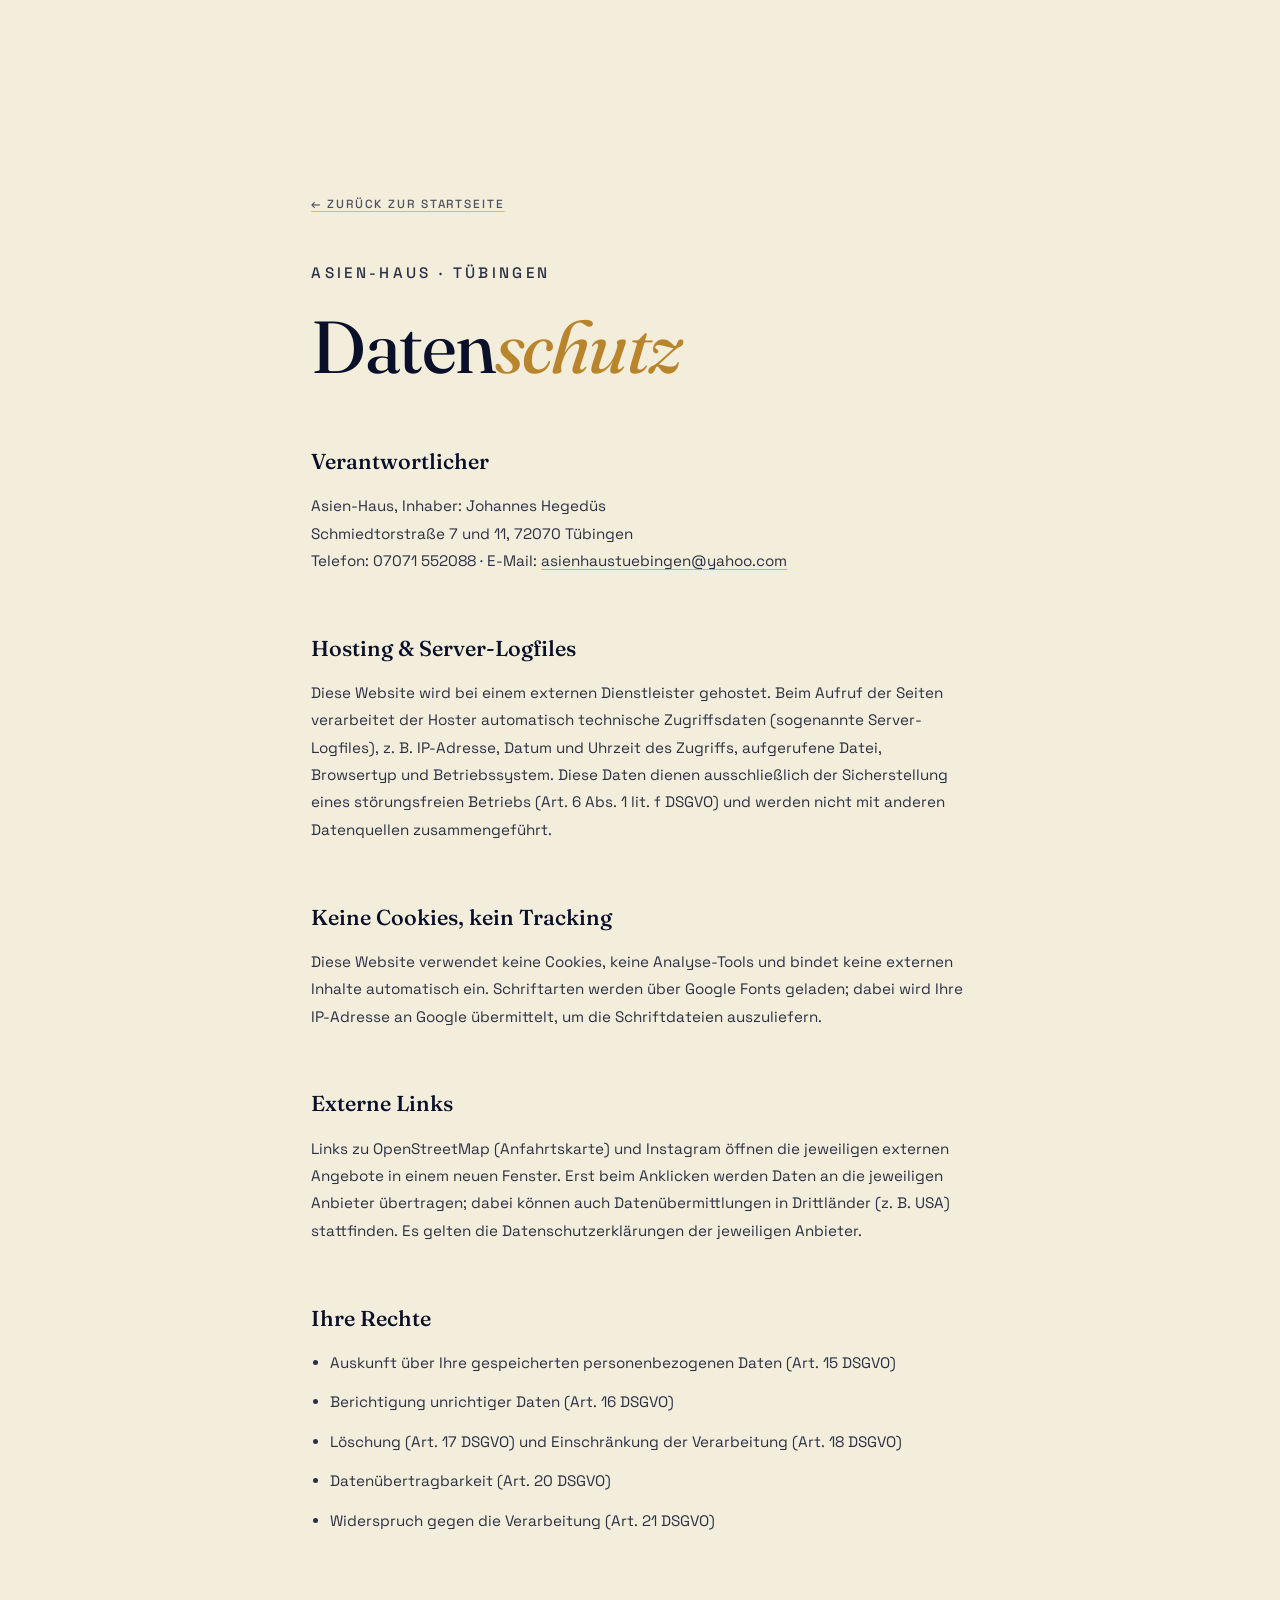
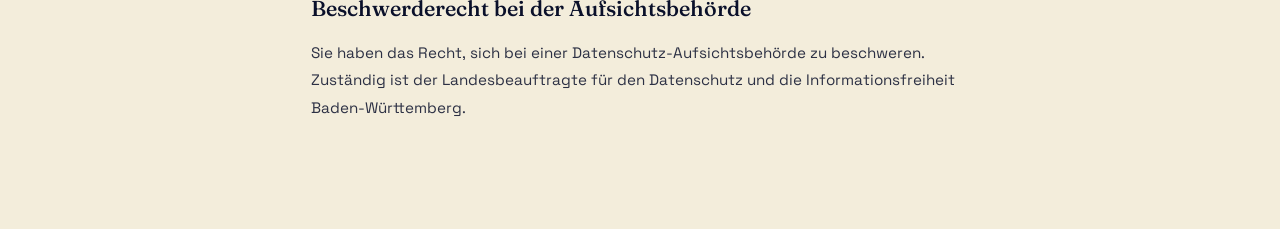
<file: datenschutz.html>
<!DOCTYPE html>
<html lang="de">
<head>
  <meta charset="UTF-8">
  <meta name="viewport" content="width=device-width, initial-scale=1.0">
  <title>Datenschutz — Asien-Haus Tübingen</title>
  <meta name="robots" content="noindex">
  <meta name="theme-color" content="#F3EDDB">
  <link rel="icon" href="data:image/svg+xml,%3Csvg xmlns='http://www.w3.org/2000/svg' viewBox='0 0 64 64'%3E%3Crect width='64' height='64' rx='12' fill='%230A102A'/%3E%3Ctext x='32' y='44' font-family='Georgia,serif' font-size='34' font-weight='bold' fill='%23D9A441' text-anchor='middle'%3EA%3C/text%3E%3C/svg%3E">
  <link rel="preconnect" href="https://fonts.googleapis.com">
  <link rel="preconnect" href="https://fonts.gstatic.com" crossorigin>
  <link href="https://fonts.googleapis.com/css2?family=Fraunces:ital,opsz,wght@0,9..144,300..900;1,9..144,300..900&family=Space+Grotesk:wght@300..700&display=swap" rel="stylesheet">
  <link rel="stylesheet" href="css/style.css?v=3">
</head>
<body class="legal-page">
  <main class="legal">
    <a class="legal-back" href="index.html">← Zurück zur Startseite</a>
    <p class="label">Asien-Haus · Tübingen</p>
    <h1>Daten<em>schutz</em></h1>

    <h2>Verantwortlicher</h2>
    <p>
      Asien-Haus, Inhaber: Johannes Hegedüs<br>
      Schmiedtorstraße 7 und 11, 72070 Tübingen<br>
      Telefon: 07071 552088 · E-Mail:
      <a href="mailto:asienhaustuebingen@yahoo.com">asienhaustuebingen@yahoo.com</a>
    </p>

    <h2>Hosting &amp; Server-Logfiles</h2>
    <p>
      Diese Website wird bei einem externen Dienstleister gehostet. Beim Aufruf
      der Seiten verarbeitet der Hoster automatisch technische Zugriffsdaten
      (sogenannte Server-Logfiles), z.&nbsp;B. IP-Adresse, Datum und Uhrzeit des
      Zugriffs, aufgerufene Datei, Browsertyp und Betriebssystem. Diese Daten
      dienen ausschließlich der Sicherstellung eines störungsfreien Betriebs
      (Art.&nbsp;6 Abs.&nbsp;1 lit.&nbsp;f DSGVO) und werden nicht mit anderen
      Datenquellen zusammengeführt.
    </p>

    <h2>Keine Cookies, kein Tracking</h2>
    <p>
      Diese Website verwendet keine Cookies, keine Analyse-Tools und bindet
      keine externen Inhalte automatisch ein. Schriftarten werden über Google
      Fonts geladen; dabei wird Ihre IP-Adresse an Google übermittelt, um die
      Schriftdateien auszuliefern.
    </p>

    <h2>Externe Links</h2>
    <p>
      Links zu OpenStreetMap (Anfahrtskarte) und Instagram öffnen die
      jeweiligen externen Angebote in einem neuen Fenster. Erst beim Anklicken
      werden Daten an die jeweiligen Anbieter übertragen; dabei können auch
      Datenübermittlungen in Drittländer (z.&nbsp;B. USA) stattfinden. Es
      gelten die Datenschutzerklärungen der jeweiligen Anbieter.
    </p>

    <h2>Ihre Rechte</h2>
    <ul>
      <li>Auskunft über Ihre gespeicherten personenbezogenen Daten (Art.&nbsp;15 DSGVO)</li>
      <li>Berichtigung unrichtiger Daten (Art.&nbsp;16 DSGVO)</li>
      <li>Löschung (Art.&nbsp;17 DSGVO) und Einschränkung der Verarbeitung (Art.&nbsp;18 DSGVO)</li>
      <li>Datenübertragbarkeit (Art.&nbsp;20 DSGVO)</li>
      <li>Widerspruch gegen die Verarbeitung (Art.&nbsp;21 DSGVO)</li>
    </ul>

    <h2>Beschwerderecht bei der Aufsichtsbehörde</h2>
    <p>
      Sie haben das Recht, sich bei einer Datenschutz-Aufsichtsbehörde zu
      beschweren. Zuständig ist der Landesbeauftragte für den Datenschutz und
      die Informationsfreiheit Baden-Württemberg.
    </p>
  </main>
</body>
</html>
</file>
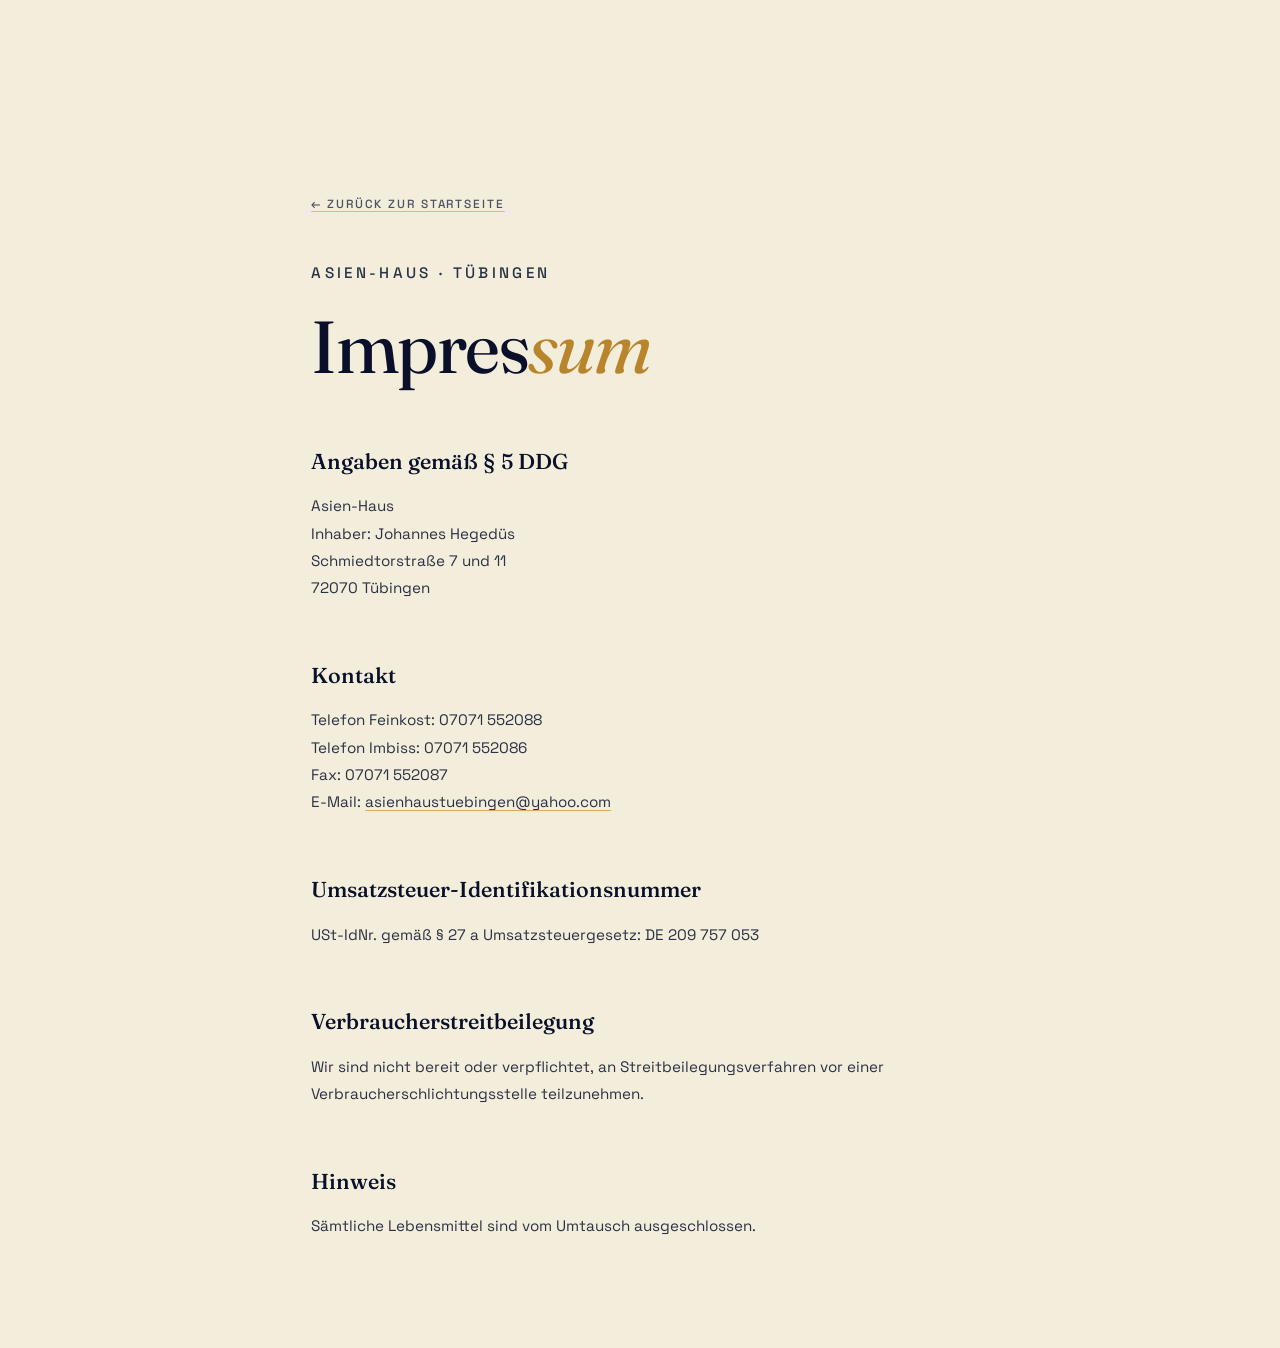
<file: impressum.html>
<!DOCTYPE html>
<html lang="de">
<head>
  <meta charset="UTF-8">
  <meta name="viewport" content="width=device-width, initial-scale=1.0">
  <title>Impressum — Asien-Haus Tübingen</title>
  <meta name="robots" content="noindex">
  <meta name="theme-color" content="#F3EDDB">
  <link rel="icon" href="data:image/svg+xml,%3Csvg xmlns='http://www.w3.org/2000/svg' viewBox='0 0 64 64'%3E%3Crect width='64' height='64' rx='12' fill='%230A102A'/%3E%3Ctext x='32' y='44' font-family='Georgia,serif' font-size='34' font-weight='bold' fill='%23D9A441' text-anchor='middle'%3EA%3C/text%3E%3C/svg%3E">
  <link rel="preconnect" href="https://fonts.googleapis.com">
  <link rel="preconnect" href="https://fonts.gstatic.com" crossorigin>
  <link href="https://fonts.googleapis.com/css2?family=Fraunces:ital,opsz,wght@0,9..144,300..900;1,9..144,300..900&family=Space+Grotesk:wght@300..700&display=swap" rel="stylesheet">
  <link rel="stylesheet" href="css/style.css?v=3">
</head>
<body class="legal-page">
  <main class="legal">
    <a class="legal-back" href="index.html">← Zurück zur Startseite</a>
    <p class="label">Asien-Haus · Tübingen</p>
    <h1>Impres<em>sum</em></h1>

    <h2>Angaben gemäß § 5 DDG</h2>
    <p>
      Asien-Haus<br>
      Inhaber: Johannes Hegedüs<br>
      Schmiedtorstraße 7 und 11<br>
      72070 Tübingen
    </p>

    <h2>Kontakt</h2>
    <p>
      Telefon Feinkost: 07071 552088<br>
      Telefon Imbiss: 07071 552086<br>
      Fax: 07071 552087<br>
      E-Mail: <a href="mailto:asienhaustuebingen@yahoo.com">asienhaustuebingen@yahoo.com</a>
    </p>

    <h2>Umsatzsteuer-Identifikationsnummer</h2>
    <p>USt-IdNr. gemäß § 27 a Umsatzsteuergesetz: DE&nbsp;209&nbsp;757&nbsp;053</p>

    <h2>Verbraucherstreitbeilegung</h2>
    <p>
      Wir sind nicht bereit oder verpflichtet, an Streitbeilegungsverfahren vor
      einer Verbraucherschlichtungsstelle teilzunehmen.
    </p>

    <h2>Hinweis</h2>
    <p>Sämtliche Lebensmittel sind vom Umtausch ausgeschlossen.</p>
  </main>
</body>
</html>
</file>
<file: css/style.css>
/* ============================================================
   ASIEN-HAUS · TÜBINGEN
   "Royal Thai Night" — midnight indigo / champagne ivory / gold
   ============================================================ */

/* ---------- Tokens ---------- */
:root {
  --ink: #0a102a;
  --ink-2: #0f1735;
  --ink-3: #060a1d;
  --paper: #f3eddb;
  --paper-2: #eae1c6;
  --accent: #d9a441;
  --accent-deep: #b9852c;
  --accent-2: #8fa9e0;

  --font-display: "Fraunces", "Georgia", serif;
  --font-sans: "Space Grotesk", "Helvetica Neue", sans-serif;
  --font-thai: "Noto Serif Thai", serif;

  --pad: clamp(1.25rem, 4vw, 4.5rem);
  --section: clamp(7rem, 13vw, 13rem);
  --ease: cubic-bezier(0.65, 0.05, 0, 1);

  --hairline: color-mix(in srgb, currentColor 18%, transparent);
  --hairline-soft: color-mix(in srgb, currentColor 10%, transparent);
}

/* ---------- Reset ---------- */
*, *::before, *::after { box-sizing: border-box; margin: 0; padding: 0; }

html {
  scrollbar-width: thin;
  scrollbar-color: color-mix(in srgb, var(--paper) 25%, var(--ink)) var(--ink);
}

html.lenis, html.lenis body { height: auto; }
.lenis.lenis-smooth { scroll-behavior: auto !important; }

body {
  font-family: var(--font-sans);
  font-weight: 400;
  background: var(--ink);
  color: var(--paper);
  -webkit-font-smoothing: antialiased;
  text-rendering: optimizeLegibility;
  overflow-x: clip;
  min-height: 100svh;
}

img, svg { display: block; max-width: 100%; }
a { color: inherit; text-decoration: none; }
ul, ol { list-style: none; }
button { font: inherit; color: inherit; background: none; border: 0; cursor: pointer; }
em { font-style: italic; }
sup { font-size: 0.55em; }

::selection { background: var(--accent); color: var(--paper); }

:focus-visible {
  outline: 2px solid var(--accent);
  outline-offset: 4px;
  border-radius: 2px;
}

.skip-link {
  position: fixed;
  top: -100px;
  left: 1rem;
  z-index: 10001;
  padding: 0.8em 1.2em;
  background: var(--accent);
  color: var(--paper);
  font-size: 0.8rem;
  transition: top 0.2s;
}
.skip-link:focus { top: 1rem; }

.container {
  width: 100%;
  max-width: 1760px;
  margin-inline: auto;
  padding-inline: var(--pad);
}

.section { padding-block: var(--section); position: relative; }

/* keeps number+unit pairs on one line even after SplitText word-splitting */
.nowrap { white-space: nowrap; }

/* ---------- Micro label ---------- */
.label {
  font-size: 0.72rem;
  font-weight: 500;
  letter-spacing: 0.22em;
  text-transform: uppercase;
  opacity: 0.62;
  margin-bottom: clamp(2rem, 4vw, 3.5rem);
}
.label .thai { font-family: var(--font-thai); letter-spacing: 0.05em; }

/* ---------- Grain ---------- */
.grain {
  position: fixed;
  inset: 0;
  z-index: 9990;
  pointer-events: none;
  opacity: 0.055;
  background-image: url("data:image/svg+xml,%3Csvg xmlns='http://www.w3.org/2000/svg' width='180' height='180'%3E%3Cfilter id='n'%3E%3CfeTurbulence type='fractalNoise' baseFrequency='0.9' numOctaves='2' stitchTiles='stitch'/%3E%3C/filter%3E%3Crect width='180' height='180' filter='url(%23n)'/%3E%3C/svg%3E");
}

/* ---------- Preloader ---------- */
.loader {
  position: fixed;
  inset: 0;
  z-index: 10000;
  background: var(--ink-3);
  color: var(--paper);
  display: flex;
  align-items: flex-end;
}
.loader__inner {
  width: 100%;
  display: flex;
  align-items: flex-end;
  justify-content: space-between;
  padding: var(--pad);
}
.loader__word {
  font-family: var(--font-display);
  font-size: clamp(1.4rem, 3vw, 2.2rem);
  font-weight: 500;
  letter-spacing: 0.01em;
}
.loader__word em { color: var(--accent); font-style: normal; }
.loader__count {
  font-family: var(--font-display);
  font-variant-numeric: tabular-nums;
  font-size: clamp(4rem, 12vw, 10rem);
  font-weight: 320;
  line-height: 0.8;
}

/* ---------- Cursor ---------- */
.cursor { display: none; }
@media (hover: hover) and (pointer: fine) {
  .cursor {
    display: block;
    position: fixed;
    top: 0; left: 0;
    z-index: 9995;
    pointer-events: none;
  }
  .cursor__dot {
    position: absolute;
    width: 6px; height: 6px;
    margin: -3px 0 0 -3px;
    border-radius: 50%;
    background: var(--accent);
  }
  .cursor__ring {
    position: absolute;
    width: 34px; height: 34px;
    margin: -17px 0 0 -17px;
    border-radius: 50%;
    border: 1px solid var(--accent);
    opacity: 0.55;
    transition: transform 0.35s var(--ease), opacity 0.35s;
  }
  .cursor { transition: opacity 0.3s; }
  .cursor.is-active .cursor__ring { transform: scale(1.7); opacity: 0.9; }
  .cursor.is-hidden { opacity: 0; }
}

/* ---------- Navigation ---------- */
.nav {
  position: fixed;
  top: 0; left: 0; right: 0;
  z-index: 950;
  display: flex;
  align-items: center;
  justify-content: space-between;
  gap: 2rem;
  padding: clamp(1.1rem, 2.4vw, 1.7rem) var(--pad);
  color: var(--paper);
  transition: color 0.45s var(--ease);
}
.nav.theme-dark { color: var(--ink); }
.nav.is-menu, .nav.is-menu.theme-dark { color: var(--paper); }

.nav::before {
  content: "";
  position: absolute;
  inset: 0;
  z-index: -1;
  background: color-mix(in srgb, var(--ink) 72%, transparent);
  -webkit-backdrop-filter: blur(14px);
  backdrop-filter: blur(14px);
  opacity: 0;
  transition: opacity 0.4s, background 0.45s var(--ease);
}
.nav.is-scrolled::before { opacity: 1; }
.nav.theme-dark::before { background: color-mix(in srgb, var(--paper) 72%, transparent); }
.nav.is-menu::before { opacity: 0; }

.nav__brand {
  font-family: var(--font-display);
  font-weight: 560;
  font-size: 1.12rem;
  letter-spacing: 0.01em;
  display: flex;
  align-items: baseline;
  gap: 0.7em;
  white-space: nowrap;
}
.nav__dash { color: var(--accent); }
.nav__sub {
  font-family: var(--font-sans);
  font-size: 0.62rem;
  font-weight: 500;
  letter-spacing: 0.18em;
  text-transform: uppercase;
  opacity: 0.55;
}

.nav__links {
  display: flex;
  gap: clamp(1.4rem, 2.6vw, 2.8rem);
  font-size: 0.78rem;
  font-weight: 500;
  letter-spacing: 0.12em;
  text-transform: uppercase;
}
.nav__links a { position: relative; padding-block: 0.3em; opacity: 0.85; transition: opacity 0.3s; }
.nav__links a sup { margin-right: 0.5em; color: var(--accent); font-weight: 600; }
.nav__links a::after {
  content: "";
  position: absolute;
  left: 0; bottom: 0;
  width: 100%; height: 1px;
  background: currentColor;
  transform: scaleX(0);
  transform-origin: right;
  transition: transform 0.45s var(--ease);
}
.nav__links a:hover { opacity: 1; }
.nav__links a:hover::after { transform: scaleX(1); transform-origin: left; }

.nav__burger {
  display: none;
  position: relative;
  width: 44px; height: 44px;
  margin-right: -8px;
}
.nav__burger span {
  position: absolute;
  left: 8px; right: 8px;
  height: 1.6px;
  background: currentColor;
  transition: transform 0.4s var(--ease), top 0.4s var(--ease);
}
.nav__burger span:nth-child(1) { top: 17px; }
.nav__burger span:nth-child(2) { top: 26px; }
.nav__burger.is-open span:nth-child(1) { top: 21px; transform: rotate(45deg); }
.nav__burger.is-open span:nth-child(2) { top: 21px; transform: rotate(-45deg); }

/* ---------- Buttons ---------- */
.btn {
  position: relative;
  display: inline-flex;
  align-items: center;
  justify-content: center;
  padding: 1em 1.7em;
  border: 1px solid currentColor;
  border-radius: 99px;
  font-size: 0.74rem;
  font-weight: 500;
  letter-spacing: 0.14em;
  text-transform: uppercase;
  overflow: hidden;
  transition: color 0.4s var(--ease), border-color 0.4s var(--ease);
}
.btn .btn__label { position: relative; z-index: 1; transition: color 0.4s var(--ease); }
.btn::before {
  content: "";
  position: absolute;
  inset: -1px;
  border-radius: inherit;
  background: currentColor;
  transform: translateY(101%);
  transition: transform 0.5s var(--ease);
}
.btn:hover::before { transform: translateY(0); }
.btn:hover .btn__label { color: var(--ink); }
.imbiss .btn:hover .btn__label { color: var(--accent); }
.imbiss .btn--ink:hover .btn__label { color: var(--ink); }
.btn--solid { background: var(--ink); border-color: var(--ink); color: var(--paper); }
.btn--solid::before { background: var(--accent); }
.btn--solid:hover .btn__label { color: var(--paper); }
.btn--ink { background: var(--ink); border-color: var(--ink); color: var(--paper); }
.btn--ink::before { background: var(--paper); }
.btn--ink:hover .btn__label { color: var(--ink); }
.btn--paper:hover .btn__label { color: var(--ink); }

/* ---------- Mobile menu ---------- */
.menu {
  position: fixed;
  inset: 0;
  z-index: 900;
  background: var(--ink-3);
  color: var(--paper);
  display: flex;
  flex-direction: column;
  justify-content: flex-end;
  padding: calc(var(--pad) + 4rem) var(--pad) var(--pad);
  visibility: hidden;
  clip-path: inset(0 0 100% 0);
}
.menu__links { display: flex; flex-direction: column; }
.menu__links a {
  display: flex;
  align-items: baseline;
  gap: 1rem;
  padding-block: 0.55em;
  border-bottom: 1px solid var(--hairline-soft);
  font-family: var(--font-display);
  font-size: clamp(2.6rem, 11vw, 4.6rem);
  font-weight: 460;
  line-height: 1.1;
}
.menu__links a sup { font-size: 0.3em; color: var(--accent); font-family: var(--font-sans); letter-spacing: 0.1em; }
.menu__foot {
  margin-top: 3rem;
  display: flex;
  flex-wrap: wrap;
  justify-content: space-between;
  gap: 1.5rem;
  font-size: 0.82rem;
  line-height: 1.7;
  opacity: 0.75;
}
.menu__tels { display: flex; flex-direction: column; gap: 0.3em; text-align: right; }

/* ============================================================
   HERO
   ============================================================ */
.hero {
  position: relative;
  min-height: 100svh;
  display: flex;
  background: var(--ink);
  color: var(--paper);
  overflow: clip;
}
.hero__canvas {
  position: absolute;
  inset: 0;
  width: 100%;
  height: 100%;
  z-index: 0;
  opacity: 0;
  transition: opacity 1.6s ease 0.3s;
}
.hero__canvas.is-on { opacity: 1; }
.hero__veil {
  position: absolute;
  inset: 0;
  z-index: 1;
  background:
    radial-gradient(ellipse 90% 60% at 70% 30%, transparent 40%, var(--ink) 100%),
    linear-gradient(to top, var(--ink) 0%, transparent 22%);
  pointer-events: none;
}
.hero--fallback .hero__canvas { display: none; }
.hero--fallback {
  background:
    radial-gradient(ellipse 60% 45% at 68% 38%, rgba(217, 164, 65, 0.2), transparent 70%),
    radial-gradient(ellipse 40% 35% at 30% 70%, rgba(63, 94, 178, 0.16), transparent 70%),
    var(--ink);
}

.hero__inner {
  position: relative;
  z-index: 2;
  flex: 1;
  display: flex;
  flex-direction: column;
  justify-content: flex-end;
  padding: calc(var(--pad) + 5rem) var(--pad) var(--pad);
  max-width: 1760px;
  margin-inline: auto;
  width: 100%;
}

.hero__kicker {
  display: flex;
  align-items: center;
  gap: 1em;
  font-size: 0.72rem;
  font-weight: 500;
  letter-spacing: 0.24em;
  text-transform: uppercase;
  opacity: 0.7;
  margin-bottom: clamp(1.5rem, 3.5vh, 3rem);
}
.hero__kicker-dot { color: var(--accent); }

.hero__title {
  font-family: var(--font-display);
  font-weight: 480;
  font-size: clamp(4.6rem, 17.5vw, 17.5rem);
  line-height: 0.84;
  letter-spacing: -0.025em;
  text-transform: uppercase;
  margin-bottom: clamp(2.5rem, 6vh, 5rem);
}
.hero__line { display: block; overflow: hidden; }
.hero__line-inner { display: inline-block; will-change: transform; }
.hero__line--outline { margin-left: clamp(2rem, 12vw, 14rem); }
@supports ((-webkit-text-stroke: 1px black) or (text-stroke: 1px black)) {
  .hero__line--outline .hero__line-inner {
    color: transparent;
    -webkit-text-stroke: clamp(1px, 0.16vw, 2.5px) var(--paper);
  }
}

.hero__seal {
  position: absolute;
  z-index: 3;
  right: clamp(1rem, 14vw, 16rem);
  bottom: clamp(11rem, 34vh, 22rem);
  width: clamp(58px, 7.5vw, 104px);
  color: var(--accent);
  transform: rotate(-6deg);
  filter: drop-shadow(0 4px 24px rgba(217, 164, 65, 0.38));
}
.hero__seal-glyph {
  font-family: var(--font-thai);
  font-size: 23px;
  fill: currentColor;
  text-anchor: middle;
}

.hero__foot {
  display: flex;
  align-items: flex-end;
  justify-content: space-between;
  gap: 2rem;
  padding-top: 1.6rem;
  border-top: 1px solid var(--hairline-soft);
}
.hero__tagline {
  font-size: clamp(0.92rem, 1.3vw, 1.12rem);
  line-height: 1.55;
  opacity: 0.85;
  max-width: 34ch;
}
.hero__since {
  font-family: var(--font-display);
  font-size: clamp(1.1rem, 1.8vw, 1.6rem);
  font-weight: 420;
}
.hero__since em { color: var(--accent); margin-right: 0.25em; }
.hero__scroll {
  display: flex;
  flex-direction: column;
  align-items: center;
  gap: 0.7rem;
  font-size: 0.62rem;
  letter-spacing: 0.3em;
  text-transform: uppercase;
  opacity: 0.6;
}
.hero__scroll svg { width: 11px; height: 40px; }

.hero__vertical {
  position: absolute;
  z-index: 2;
  top: 50%;
  right: calc(var(--pad) * 0.5);
  transform: translateY(-50%);
  writing-mode: vertical-rl;
  font-family: var(--font-thai);
  font-size: 0.98rem;
  letter-spacing: 0.3em;
  opacity: 0.4;
}

/* ============================================================
   MARQUEE
   ============================================================ */
.marquee {
  position: relative;
  z-index: 3;
  background: var(--accent);
  color: var(--ink);
  overflow: clip;
  padding-block: clamp(0.9rem, 1.6vw, 1.4rem);
  border-block: 1px solid var(--ink);
}
.marquee__track { display: flex; width: max-content; will-change: transform; }
.marquee__group {
  display: flex;
  align-items: center;
  gap: clamp(1.6rem, 3vw, 3rem);
  padding-right: clamp(1.6rem, 3vw, 3rem);
}
.marquee__group span {
  font-family: var(--font-display);
  font-size: clamp(1.05rem, 1.9vw, 1.7rem);
  font-weight: 480;
  white-space: nowrap;
}
.marquee__group i { font-style: normal; font-size: 0.8em; opacity: 0.85; }
.marquee__group .thai { font-family: var(--font-thai); }

/* ============================================================
   01 · ABOUT (paper)
   ============================================================ */
.about {
  background: var(--paper);
  color: var(--ink);
}
.about__statement {
  font-family: var(--font-display);
  font-weight: 440;
  font-size: clamp(2.5rem, 6.6vw, 7rem);
  line-height: 1.02;
  letter-spacing: -0.02em;
  max-width: 18ch;
}
/* gold on ivory needs the deeper shade to stay readable */
.about__statement em { color: var(--accent-deep); }

.about__row {
  display: flex;
  justify-content: space-between;
  align-items: flex-end;
  gap: 3rem;
  margin-top: clamp(2.5rem, 5vw, 4.5rem);
}
.about__body {
  font-size: clamp(1rem, 1.35vw, 1.25rem);
  line-height: 1.7;
  max-width: 52ch;
  opacity: 0.85;
}
.about__glyph {
  font-family: var(--font-thai);
  font-size: clamp(5.5rem, 13vw, 13rem);
  line-height: 1.08;
  color: transparent;
  -webkit-text-stroke: 1.5px color-mix(in srgb, var(--ink) 22%, transparent);
  user-select: none;
  flex-shrink: 0;
}

.stats {
  display: grid;
  grid-template-columns: repeat(4, 1fr);
  margin-top: clamp(4rem, 8vw, 7rem);
  border-top: 1px solid var(--hairline);
}
.stats__item {
  padding: clamp(1.6rem, 3vw, 2.8rem) clamp(1rem, 2vw, 2rem) 0 0;
  display: flex;
  flex-direction: column;
  gap: 0.9rem;
}
.stats__item + .stats__item { border-left: 1px solid var(--hairline-soft); padding-left: clamp(1rem, 2vw, 2rem); }
.stats__num {
  font-family: var(--font-display);
  font-size: clamp(2.6rem, 5.4vw, 5.4rem);
  font-weight: 380;
  line-height: 0.9;
  font-variant-numeric: tabular-nums;
}
.stats__cap {
  font-size: 0.72rem;
  font-weight: 500;
  letter-spacing: 0.16em;
  text-transform: uppercase;
  opacity: 0.55;
}

/* ============================================================
   02 · LADEN (paper, continued)
   ============================================================ */
.laden {
  background: var(--paper);
  color: var(--ink);
  padding-top: 0;
}
.laden__head { margin-bottom: clamp(3rem, 6vw, 5.5rem); }
.laden__title {
  font-family: var(--font-display);
  font-weight: 440;
  font-size: clamp(2.2rem, 5vw, 5.2rem);
  line-height: 1.04;
  letter-spacing: -0.015em;
  max-width: 22ch;
}
.laden__title em { color: var(--accent-deep); }

.plist { border-bottom: 1px solid var(--hairline); }
.plist__row {
  position: relative;
  display: grid;
  grid-template-columns: clamp(2.4rem, 6vw, 6rem) 1fr auto auto;
  align-items: center;
  gap: clamp(1rem, 3vw, 3rem);
  padding-block: clamp(1.3rem, 2.6vw, 2.3rem);
  border-top: 1px solid var(--hairline);
  cursor: default;
}
.plist__num {
  font-size: 0.74rem;
  font-weight: 500;
  letter-spacing: 0.14em;
  opacity: 0.5;
  font-variant-numeric: tabular-nums;
}
.plist__name {
  font-family: var(--font-display);
  font-weight: 460;
  font-size: clamp(1.45rem, 3.6vw, 3.4rem);
  line-height: 1.05;
  letter-spacing: -0.01em;
  transition: transform 0.55s var(--ease), color 0.4s var(--ease);
}
.plist__glyph {
  font-family: var(--font-thai);
  font-size: clamp(0.95rem, 1.7vw, 1.55rem);
  letter-spacing: 0.04em;
  line-height: 1;
  color: var(--accent);
  opacity: 0.18;
  transform: scale(0.85) rotate(6deg);
  transition: opacity 0.5s var(--ease), transform 0.5s var(--ease);
}
.plist__arrow {
  width: clamp(1.2rem, 2vw, 1.8rem);
  height: auto;
  color: var(--accent);
  opacity: 0;
  transform: translateX(-14px);
  transition: opacity 0.45s var(--ease), transform 0.45s var(--ease);
}
@media (hover: hover) {
  .plist__row:hover .plist__name { transform: translateX(clamp(0.5rem, 1.4vw, 1.4rem)); color: var(--accent); }
  .plist__row:hover .plist__glyph { opacity: 1; transform: scale(1) rotate(0deg); }
  .plist__row:hover .plist__arrow { opacity: 1; transform: translateX(0); }
}

.laden__info {
  display: flex;
  flex-wrap: wrap;
  align-items: flex-start;
  justify-content: space-between;
  gap: 2.5rem;
  margin-top: clamp(3rem, 6vw, 5rem);
}
.laden__contact { display: flex; flex-direction: column; gap: 1.4rem; max-width: 36ch; }
.laden__ctas { display: flex; flex-wrap: wrap; gap: 1rem; }
/* outlined button on a light section: hover fill is ink, so the label
   must flip to paper (the base rule assumes a dark backdrop) */
.laden .btn:hover .btn__label { color: var(--paper); }
.laden__note { font-size: 0.78rem; line-height: 1.6; opacity: 0.55; }

/* ---------- Hours component ---------- */
.hours { min-width: min(100%, 320px); }
.hours__title {
  font-size: 0.72rem;
  font-weight: 500;
  letter-spacing: 0.18em;
  text-transform: uppercase;
  opacity: 0.6;
  margin-bottom: 1.1rem;
}
.hours__grid {
  display: grid;
  grid-template-columns: 1fr auto;
  row-gap: 0;
  font-size: 0.92rem;
}
.hours__grid dt,
.hours__grid dd {
  padding-block: 0.7em;
  border-top: 1px solid var(--hairline-soft);
}
.hours__grid dd {
  text-align: right;
  font-variant-numeric: tabular-nums;
  font-weight: 500;
}

/* ============================================================
   03 · IMBISS (gold)
   ============================================================ */
.imbiss {
  background: var(--accent);
  color: var(--ink);
}
.imbiss .label { opacity: 0.75; }
.imbiss__title {
  font-family: var(--font-display);
  font-weight: 460;
  font-size: clamp(3rem, 8.6vw, 9rem);
  line-height: 0.95;
  letter-spacing: -0.02em;
}
.imbiss__title em { color: var(--ink); }
@supports ((-webkit-text-stroke: 1px black) or (text-stroke: 1px black)) {
  .imbiss__title em {
    color: transparent;
    -webkit-text-stroke: clamp(1px, 0.14vw, 2.2px) var(--ink);
  }
}
.imbiss__body {
  margin-top: clamp(1.6rem, 3vw, 2.5rem);
  font-size: clamp(1rem, 1.35vw, 1.25rem);
  line-height: 1.7;
  max-width: 46ch;
  opacity: 0.88;
}

.imbiss__grid {
  display: grid;
  grid-template-columns: 1.25fr 0.75fr;
  align-items: center;
  gap: clamp(2rem, 6vw, 6rem);
  margin-top: clamp(3.5rem, 7vw, 6rem);
}

.mlist { border-bottom: 1px solid color-mix(in srgb, var(--ink) 30%, transparent); }
.mlist__row {
  display: grid;
  grid-template-columns: clamp(2.2rem, 5vw, 5rem) 1fr auto;
  align-items: baseline;
  gap: clamp(1rem, 3vw, 2.5rem);
  padding-block: clamp(1.4rem, 2.8vw, 2.4rem);
  border-top: 1px solid color-mix(in srgb, var(--ink) 30%, transparent);
}
.mlist__num { font-size: 0.74rem; font-weight: 500; letter-spacing: 0.14em; opacity: 0.6; }
.mlist__name {
  font-family: var(--font-display);
  font-weight: 480;
  font-size: clamp(1.5rem, 3.4vw, 3.2rem);
  line-height: 1.05;
  letter-spacing: -0.01em;
}
.mlist__tag {
  font-size: 0.7rem;
  font-weight: 500;
  letter-spacing: 0.16em;
  text-transform: uppercase;
  padding: 0.5em 1em;
  border: 1px solid color-mix(in srgb, var(--ink) 45%, transparent);
  border-radius: 99px;
  white-space: nowrap;
}

.imbiss__bowl { justify-self: center; width: clamp(200px, 26vw, 360px); color: var(--ink); }
.imbiss__bowl svg { width: 100%; height: auto; overflow: visible; }

.imbiss__foot {
  display: flex;
  flex-wrap: wrap;
  align-items: flex-start;
  justify-content: space-between;
  gap: 2.5rem;
  margin-top: clamp(3.5rem, 7vw, 6rem);
}
.imbiss__ctas { display: flex; flex-wrap: wrap; gap: 1rem; }
.imbiss .hours__grid dt, .imbiss .hours__grid dd { border-top-color: color-mix(in srgb, var(--ink) 25%, transparent); }

/* ============================================================
   04 · KONTAKT (ink)
   ============================================================ */
.kontakt {
  background: var(--ink);
  color: var(--paper);
}
.kontakt__title {
  font-family: var(--font-display);
  font-weight: 440;
  font-size: clamp(3.2rem, 10vw, 11rem);
  line-height: 0.92;
  letter-spacing: -0.025em;
  margin-bottom: clamp(3.5rem, 7vw, 6.5rem);
}
.kontakt__title em { color: var(--accent); }

.kontakt__grid {
  display: grid;
  grid-template-columns: 1fr 1fr;
  gap: clamp(3rem, 7vw, 8rem);
  align-items: start;
}

.kontakt__street {
  font-family: var(--font-display);
  font-size: clamp(1.9rem, 3.4vw, 3.4rem);
  font-weight: 440;
  line-height: 1.1;
  letter-spacing: -0.01em;
}
.kontakt__city {
  font-family: var(--font-display);
  font-size: clamp(1.4rem, 2.4vw, 2.3rem);
  font-weight: 380;
  opacity: 0.75;
  margin-top: 0.3em;
}
.kontakt__directions {
  margin-top: clamp(1.6rem, 3vw, 2.4rem);
  font-size: 0.95rem;
  line-height: 1.75;
  max-width: 44ch;
  opacity: 0.72;
}
.kontakt__address .btn { margin-top: clamp(1.8rem, 3.5vw, 2.8rem); }

.clist__row {
  display: flex;
  align-items: baseline;
  justify-content: space-between;
  gap: 1.5rem;
  padding-block: 1em;
  border-top: 1px solid var(--hairline-soft);
}
.clist__row:last-child { border-bottom: 1px solid var(--hairline-soft); }
.clist__key {
  font-size: 0.7rem;
  font-weight: 500;
  letter-spacing: 0.18em;
  text-transform: uppercase;
  opacity: 0.55;
}
.clist__val {
  font-size: clamp(0.95rem, 1.15vw, 1.1rem);
  font-weight: 500;
  font-variant-numeric: tabular-nums;
  position: relative;
}
a.clist__val::after {
  content: "";
  position: absolute;
  left: 0; bottom: -2px;
  width: 100%; height: 1px;
  background: var(--accent);
  transform: scaleX(0);
  transform-origin: right;
  transition: transform 0.45s var(--ease);
}
a.clist__val:hover::after { transform: scaleX(1); transform-origin: left; }

.kontakt__hours {
  display: grid;
  grid-template-columns: 1fr 1fr;
  gap: 2rem;
  margin-top: clamp(2.5rem, 5vw, 4rem);
}

/* ============================================================
   FOOTER
   ============================================================ */
.footer {
  background: var(--ink-3);
  color: var(--paper);
  padding: clamp(4rem, 8vw, 7rem) 0 clamp(1.5rem, 3vw, 2.5rem);
  overflow: clip;
}
.footer__big {
  font-family: var(--font-display);
  font-weight: 480;
  font-size: clamp(3.4rem, 14.5vw, 15rem);
  line-height: 0.9;
  letter-spacing: -0.02em;
  text-transform: uppercase;
  text-align: center;
  white-space: nowrap;
  color: transparent;
  -webkit-text-stroke: 1.5px color-mix(in srgb, var(--paper) 30%, transparent);
  user-select: none;
  margin-bottom: clamp(3rem, 7vw, 6rem);
}
@supports not ((-webkit-text-stroke: 1px black)) {
  .footer__big { color: color-mix(in srgb, var(--paper) 22%, transparent); }
}
.footer__row {
  display: flex;
  flex-wrap: wrap;
  align-items: center;
  justify-content: space-between;
  gap: 1.6rem;
  padding-top: 1.6rem;
  border-top: 1px solid var(--hairline-soft);
  font-size: 0.78rem;
  line-height: 1.7;
}
.footer__col { opacity: 0.6; }
.footer__links { display: flex; gap: 2rem; }
.footer__links a { position: relative; opacity: 0.85; }
.footer__links a::after {
  content: "";
  position: absolute;
  left: 0; bottom: -2px;
  width: 100%; height: 1px;
  background: var(--accent);
  transform: scaleX(0);
  transform-origin: right;
  transition: transform 0.4s var(--ease);
}
.footer__links a:hover::after { transform: scaleX(1); transform-origin: left; }
.footer__copy { opacity: 0.45; }

/* ============================================================
   Legal pages
   ============================================================ */
.legal-page {
  background: var(--paper);
  color: var(--ink);
  min-height: 100svh;
}
.legal {
  max-width: 760px;
  margin-inline: auto;
  padding: clamp(8rem, 16vw, 12rem) var(--pad) clamp(4rem, 8vw, 6rem);
}
.legal h1 {
  font-family: var(--font-display);
  font-weight: 440;
  font-size: clamp(2.6rem, 7vw, 4.6rem);
  line-height: 1;
  letter-spacing: -0.02em;
  margin-bottom: clamp(2.5rem, 5vw, 4rem);
}
.legal h1 em { color: var(--accent-deep); }
.legal h2 {
  font-family: var(--font-display);
  font-weight: 520;
  font-size: 1.35rem;
  margin: 2.8em 0 0.8em;
}
.legal p, .legal li { font-size: 0.95rem; line-height: 1.8; opacity: 0.85; margin-bottom: 0.8em; }
.legal ul { padding-left: 1.2em; list-style: disc; }
.legal a { text-decoration: underline; text-underline-offset: 3px; text-decoration-color: var(--accent); }
.legal .label { margin-bottom: 1.5rem; }
.legal-back {
  display: inline-flex;
  align-items: center;
  gap: 0.6em;
  margin-bottom: 3rem;
  font-size: 0.74rem;
  font-weight: 500;
  letter-spacing: 0.16em;
  text-transform: uppercase;
  opacity: 0.7;
}
.legal-back:hover { opacity: 1; }

/* ============================================================
   Responsive
   ============================================================ */
@media (max-width: 980px) {
  .nav__links, .nav__cta { display: none; }
  .nav__burger { display: block; }
  .hero__vertical { display: none; }
}

@media (max-width: 760px) {
  .hero__inner { padding-bottom: calc(var(--pad) + 0.5rem); }
  .hero__title { font-size: clamp(4.2rem, 21vw, 8rem); }
  .hero__line--outline { margin-left: 12vw; }
  .hero__seal {
    right: clamp(1rem, 8vw, 4rem);
    bottom: 38vh;
    width: 56px;
  }
  .hero__foot { flex-wrap: wrap; gap: 1.4rem; }
  .hero__scroll { display: none; }
  .hero__since { order: 2; }
  .hero__tagline { max-width: none; }

  .about__row { flex-direction: column; align-items: flex-start; }
  .about__glyph { align-self: flex-end; margin-top: -2rem; }

  .stats { grid-template-columns: 1fr 1fr; }
  .stats__item { border-left: 0 !important; padding-left: 0 !important; }
  .stats__item:nth-child(even) { border-left: 1px solid var(--hairline-soft) !important; padding-left: 1.2rem !important; }
  .stats__item:nth-child(n+3) { border-top: 1px solid var(--hairline-soft); margin-top: 1.4rem; }

  .plist__row { grid-template-columns: 2rem 1fr auto; }
  .plist__arrow { display: none; }

  .imbiss__grid { grid-template-columns: 1fr; }
  .imbiss__bowl { order: -1; width: clamp(180px, 44vw, 240px); justify-self: flex-end; margin-bottom: -1rem; }

  .kontakt__grid { grid-template-columns: 1fr; }
  .kontakt__hours { grid-template-columns: 1fr; gap: 1.5rem; }

  .footer__row { flex-direction: column; align-items: flex-start; gap: 1.2rem; }
}

@media (max-width: 420px) {
  .nav__sub { display: none; }
  .imbiss__ctas { flex-direction: column; width: 100%; }
  .imbiss__ctas .btn { width: 100%; }
}

/* ============================================================
   Reduced motion & no-JS
   ============================================================ */
@media (prefers-reduced-motion: reduce) {
  *, *::before, *::after {
    animation-duration: 0.01ms !important;
    animation-iteration-count: 1 !important;
    transition-duration: 0.01ms !important;
  }
  .loader { display: none; }
  .cursor { display: none !important; }
  html { scroll-behavior: auto; }
}
</file>
